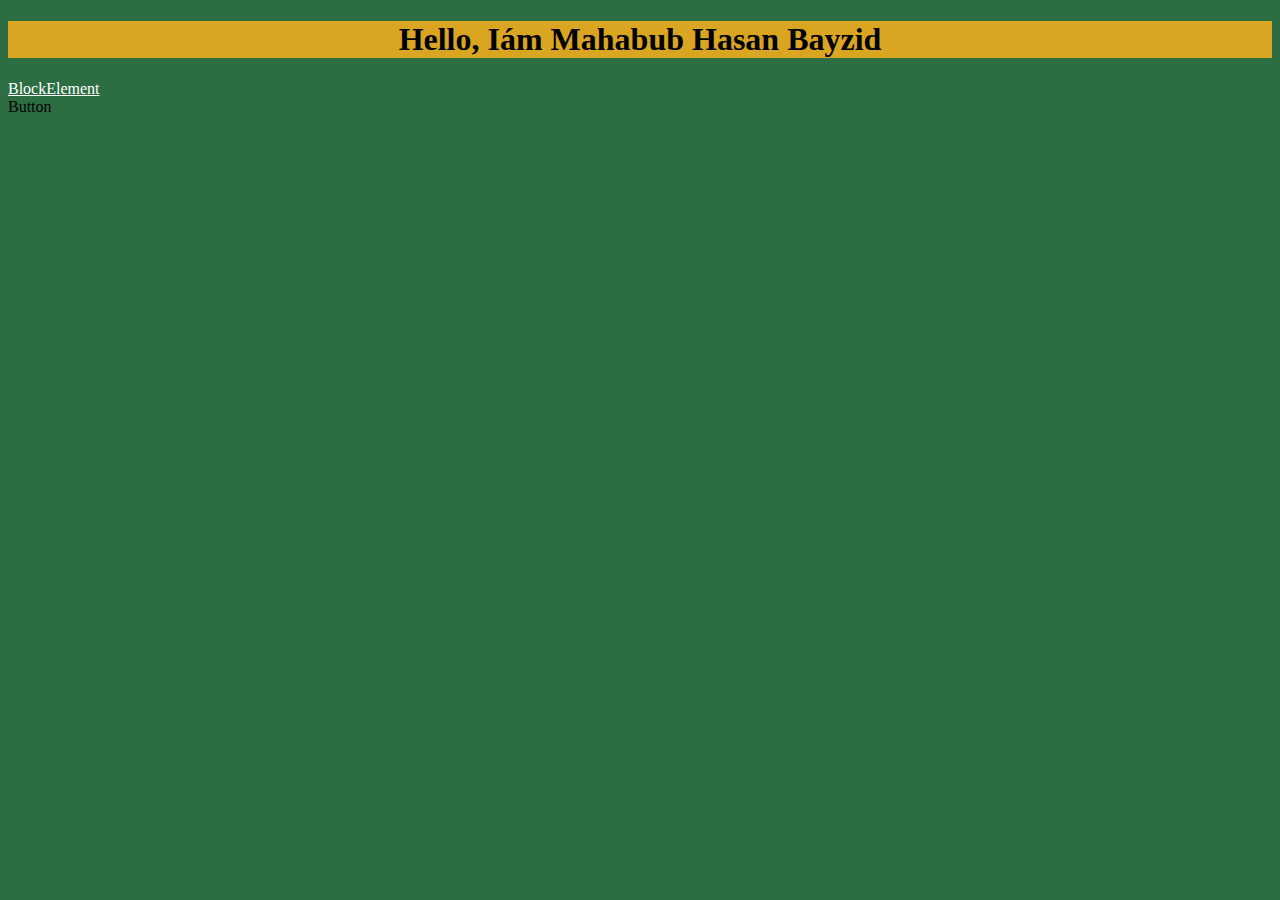
<file: week 2/index.html>
<!DOCTYPE html>
<html lang="en">
<head>
    <meta charset="UTF-8">
    <link rel="stylesheet" href="style.css">
    <meta name="viewport" content="width=device-width, initial-scale=1.0">
    <title>Practice</title>
</head>
<body>
    <h1>Hello, Iám Mahabub Hasan Bayzid</h1>
    <a href="#">BlockElement </a>
    <div class="box">Button</div>
</body>
</html>
</file>
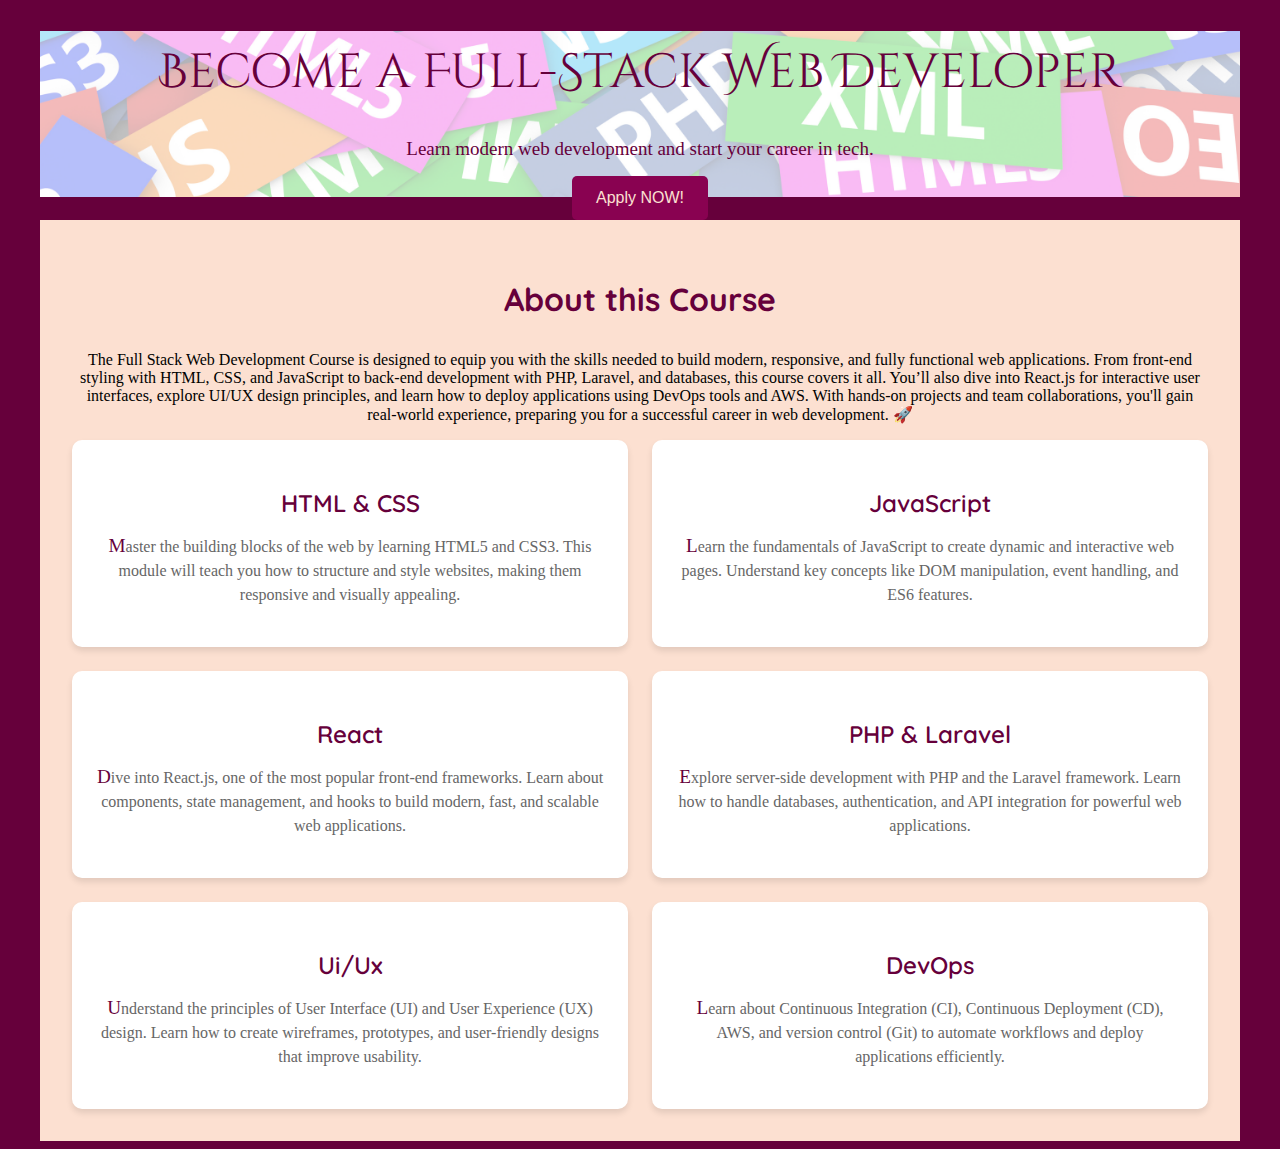
<file: week 3/index.html>
<!DOCTYPE html>
<html lang="en">
  <head>
    <meta charset="UTF-8" />
    <link rel="stylesheet" href="style_1.css" />
    <meta name="viewport" content="width=device-width, initial-scale=1.0" />
    <title>BCH</title>
  </head>
  <body>
    <div class="container">
      <section class="header">
        <h1>Become a Full-Stack Web Developer</h1>
        <h4>Learn modern web development and start your career in tech.</h4>
        <button class="btn">Apply NOW!</button>
      </section>
      <main>
        <section class="about">
          <h2>About this Course</h2>
          <p>
            The Full Stack Web Development Course is designed to equip you with
            the skills needed to build modern, responsive, and fully functional
            web applications. From front-end styling with HTML, CSS, and
            JavaScript to back-end development with PHP, Laravel, and databases,
            this course covers it all. You’ll also dive into React.js for
            interactive user interfaces, explore UI/UX design principles, and
            learn how to deploy applications using DevOps tools and AWS. With
            hands-on projects and team collaborations, you'll gain real-world
            experience, preparing you for a successful career in web
            development. 🚀
          </p>
          <div class="card-main">
            <div class="card">
              <h3>HTML & CSS</h3>
              <p>
                Master the building blocks of the web by learning HTML5 and
                CSS3. This module will teach you how to structure and style
                websites, making them responsive and visually appealing.
              </p>
            </div>
            <div class="card">
              <h3>JavaScript</h3>
              <p>
                Learn the fundamentals of JavaScript to create dynamic and
                interactive web pages. Understand key concepts like DOM
                manipulation, event handling, and ES6 features.
              </p>
            </div>
            <div class="card">
              <h3>React</h3>
              <p>
                Dive into React.js, one of the most popular front-end
                frameworks. Learn about components, state management, and hooks
                to build modern, fast, and scalable web applications.
              </p>
            </div>
            <div class="card">
              <h3>PHP & Laravel</h3>
              <p>
                Explore server-side development with PHP and the Laravel
                framework. Learn how to handle databases, authentication, and
                API integration for powerful web applications.
              </p>
            </div>
            <div class="card">
              <h3>Ui/Ux</h3>
              <p>
                Understand the principles of User Interface (UI) and User
                Experience (UX) design. Learn how to create wireframes,
                prototypes, and user-friendly designs that improve usability.
              </p>
            </div>
            <div class="card">
              <h3>DevOps</h3>
              <p>
                Learn about Continuous Integration (CI), Continuous Deployment
                (CD), AWS, and version control (Git) to automate workflows and
                deploy applications efficiently.
              </p>
            </div>
          </div>
        </section>
      </main>
    </div>
    <footer></footer>
  </body>
</html>
</file>
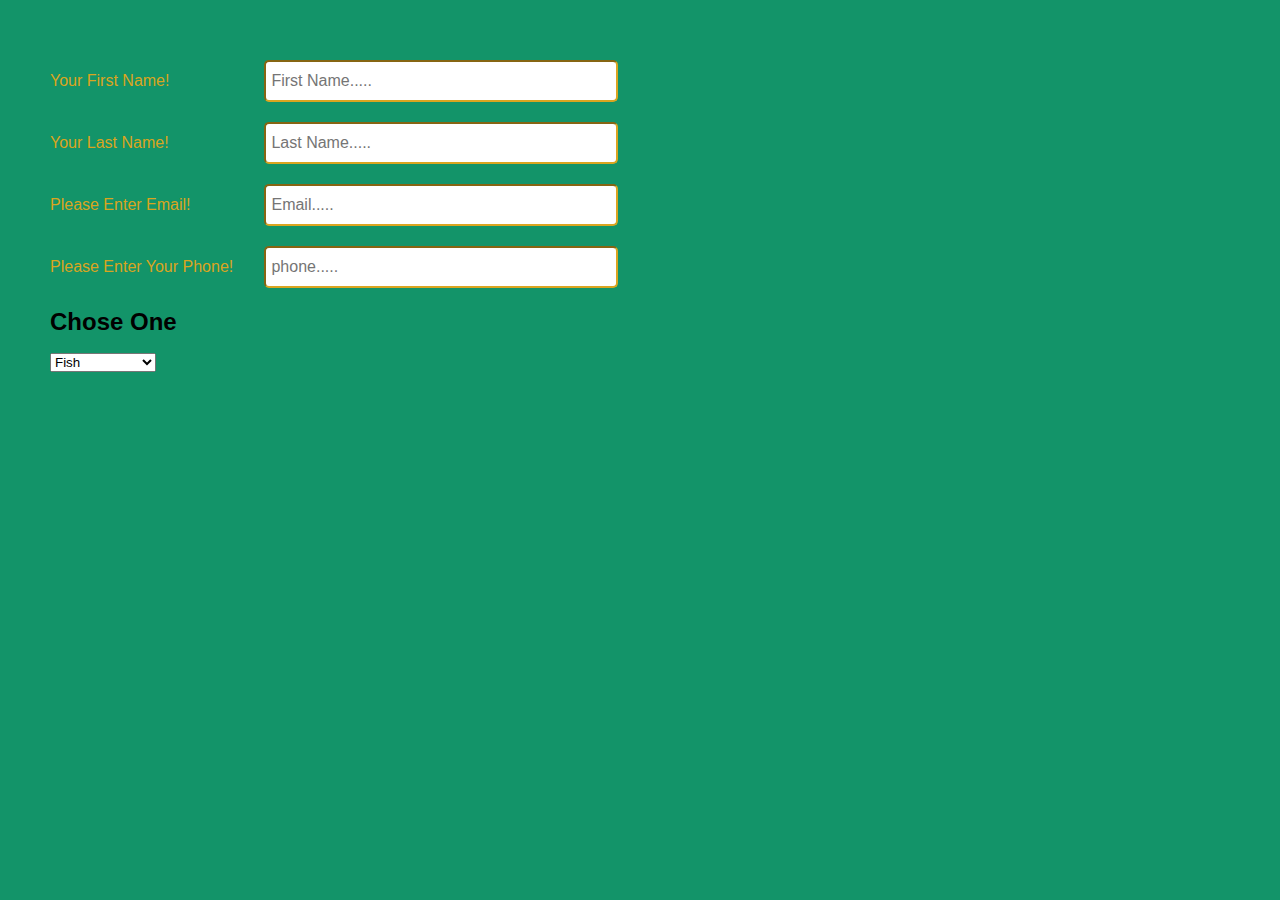
<file: week 4/index.html>
<!DOCTYPE html>
<html lang="en">
<head>
    <meta charset="UTF-8">
    <link rel="stylesheet" href="styles.css">
    <meta name="viewport" content="width=device-width, initial-scale=1.0">
    <title>Week 4</title>
</head>
<body>
    <div class="form">

        <form action="/submit" method="post">

            <div class="name">
                <label for="f_name">Your First Name!</label>
            <input type="text" name="f_name" id="f_name" placeholder="First Name....." id="f_name">
            </div>
            <div class="div">
                <label for="l_name">Your Last Name!</label>
            <input type="text" name="l_name" id="l_name" placeholder="Last Name....." id="l_name">
            </div>
            <div class="div">
                <label for="email">Please Enter Email!</label>
            <input type="email" name="email" placeholder="Email....." id="email">
            </div>
            <div class="phone">
                <label for="email">Please Enter Your Phone!</label>
            <input type="number" name="phone" placeholder="phone....." id="phone">
            </div>
            <div class="div">
                <h2>Chose One</h2>
                    <select name="" id="">
                        <option value="">Fish</option>
                        <option value="">Definitely Fish</option>
                        <option value="">Must Be Fish</option>
                        <option value="">Fish Cary</option>
                    </select>
            </div>
        </form>
    </div>
</body>
</html>
</file>
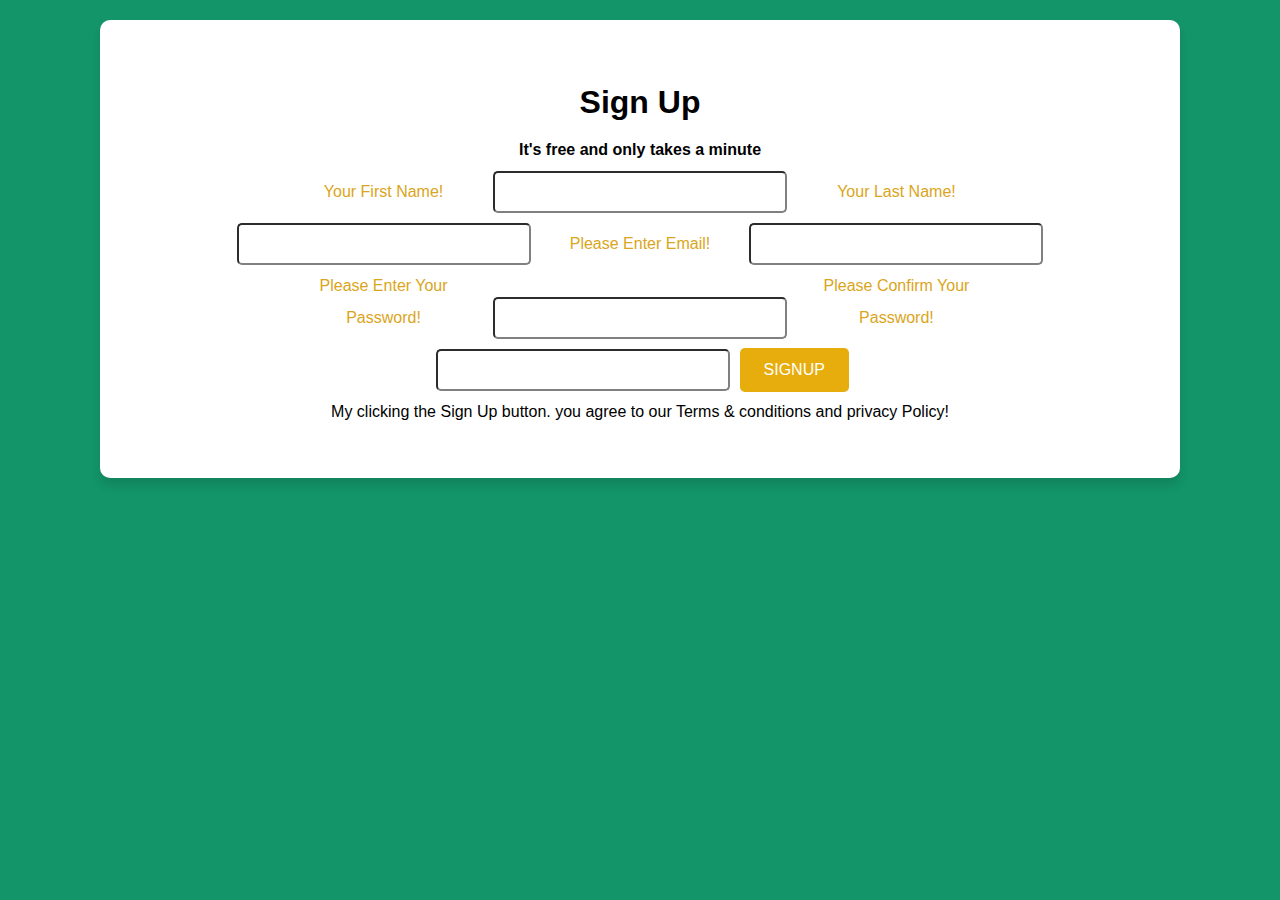
<file: week 4/Task1/index.html>
<!DOCTYPE html>
<html lang="en">
<head>
    <meta charset="UTF-8">
    <link rel="stylesheet" href="styles.css">
    <meta name="viewport" content="width=device-width, initial-scale=1.0">
    <title>Register Task</title>
</head>
<body>
    <div class="container">
        <div class="card">
            <h1>Sign Up</h1>
            <H4>It's free and only takes a minute</H4>
            <form action="/submit" method="post">
                    <label for="f_name">Your First Name!</label>
                <input type="text" name="f_name" id="f_name" id="f_name">
                    <label for="l_name">Your Last Name!</label>
                <input type="text" name="l_name" id="l_name"  id="l_name">
                    <label for="email">Please Enter Email!</label>
                <input type="email" name="email" id="email">
                <label for="email">Please Enter Your Password!</label>
                <input type="password" name="pass" id="pass">
                <label for="email">Please Confirm Your Password!</label>
                <input type="cpassword" name="pass" id="pass">
                <button type="submit" id="btn">SIGNUP</button>
            </form>
            <p>My clicking the Sign Up button. you agree to our Terms & conditions and privacy Policy!</p>
        </div>
     </div>
</body>
</html>
</file>
<file: week 2/style.css>
h1{
    background-color: goldenrod;
    padding: 20px, 40px,20px,40px;
    text-align: center;
}
body{
    background-color:rgb(44, 110, 66);
    color: rgb(2, 2, 2);
}
a{
    color:white ;
    width: 50%;
    height: 100px;
    padding-right: 20%;
}
</file>
<file: week 3/style_1.css>
@import url('https://fonts.googleapis.com/css2?family=Bebas+Neue&family=Cinzel+Decorative:wght@400;700;900&family=Copse&family=Fauna+One&family=Playwrite+VN+Guides&family=Quicksand:wght@300..700&display=swap'); 

.container {
    max-width: 1200px; 
    margin:  auto; 
    padding: auto;
}


body{
	background-color: #66003b;
}
.header {
    background-image: url("./uploads/Untitled\ design.png"); 
    background-size:100%; 
    background-position: center; 
    background-repeat: no-repeat;
    display: flex;
    flex-direction: column;
    align-items: center;
    justify-content: center;
    color:#66003b;
    text-align: center;
}
  

.header h1 {
    font-size: 48px;
    margin-bottom: 8px;
	font-family: 'Cinzel Decorative',serif;
	font-weight: 500;
	font-style: normal;
}

.header h4 {
    font-size: 19px;
    margin-bottom: 16px;
    font-weight: 400;
}

.btn {
    padding: 13px 24px;
    font-size: 16px;
    background-color: #890251;
    color: #fce0d1;
    border: none;
    border-radius: 5px;
    transition: background-color 0.3s;
}

.btn:hover {
    background-color: #ec0684;
}


.about {
	text-align: center;
    padding: 32px;
    background-color: #fce0d1;
}

.about h2 {
	font-size: 32px;
    margin-bottom: 32px;
    font-weight: bold;
	color: #66003b;
	font-family: 'quicksand',serif;
}

/* Card Design is copied from codepen.io */

.card-main {
	display: grid;
    grid-template-columns: repeat(2, 1fr);
    gap: 24px;
    justify-content: center;
    align-items: stretch;
}

.card {
    background-color: white;
    padding: 24px;
    border-radius: 10px;
    box-shadow: 0 4px 6px rgba(0, 0, 0, 0.1);
    text-align: center;
    transition: transform 0.3s, box-shadow 0.3s;
}

.card:hover {
    transform: translateY(-10px);
    box-shadow: 0 6px 10px rgba(0, 0, 0, 0.15);
}

.card h3 {
    font-size: 24px;
    margin-bottom: 16px;
    font-weight: 600;
	color: #66003b;
	font-family: 'quicksand',serif;
}

.card p {
    font-size: 16px;
    color: #666;
    line-height: 24px;
}
.card p::first-letter {
	color: #66003b;
	font-size: 120%;
  }
</file>
<file: week 4/styles.css>
*{
    margin: 0;
    padding: 0;
    box-sizing: border-box;
}

body{
    background-color: rgb(19, 148, 105);
    padding: 50px;
    font-family:'Segoe UI', Tahoma, Geneva, Verdana, sans-serif;
    line-height: 2;
}
label{
    display: inline-block;
    width: 200px;
    color:goldenrod;
    font-weight: 500;
    
}

input{
    width: 30%;
    font-family: inherit;
    font-size: inherit;
    padding: 10px 5px;
    border-radius: 5px;
    border-color:goldenrod ;
    margin: 10px;
}
.form{
    justify-content: center;
}
</file>
<file: week 4/Task1/styles.css>
*{
    margin: 0;
    padding: 0;
    box-sizing: border-box;
}

.container{
    display:flex ;
}

body{
    background-color: rgb(19, 148, 105);
    font-family:'Segoe UI', Tahoma, Geneva, Verdana, sans-serif;
    line-height: 2;
}
label{
    display: inline-block;
    width: 200px;
    color:goldenrod;
    font-weight: 500;
    
}

input{
    width: 30%;
    font-family: inherit;
    font-size: inherit;
    padding: 10px 5px;
    border-radius: 5px;
    border-color:grey ;
    margin: 5px;
}
.card {
    margin-top: 20px;
    margin-left:100px ;
    margin-right:100px ;
    background-color: white;
    padding: 50px;
    border-radius: 10px;
    box-shadow: 0 8px 10px rgba(0, 0, 0, 0.1);
    text-align: center;
    transition: transform 0.3s, box-shadow 0.3s;
}
.card h1{
    font-family: sans-serif;
}
.card h4{
    font-family: sans-serif;
}
button{
    padding: 13px 24px;
    font-size: 16px;
    background-color: #e7ad0c;
    color: #ffffff;
    border: none;
    border-radius: 5px;
    transition: background-color 0.3s;
}
button:hover {
    background-color: #ec0684;
}
</file>
